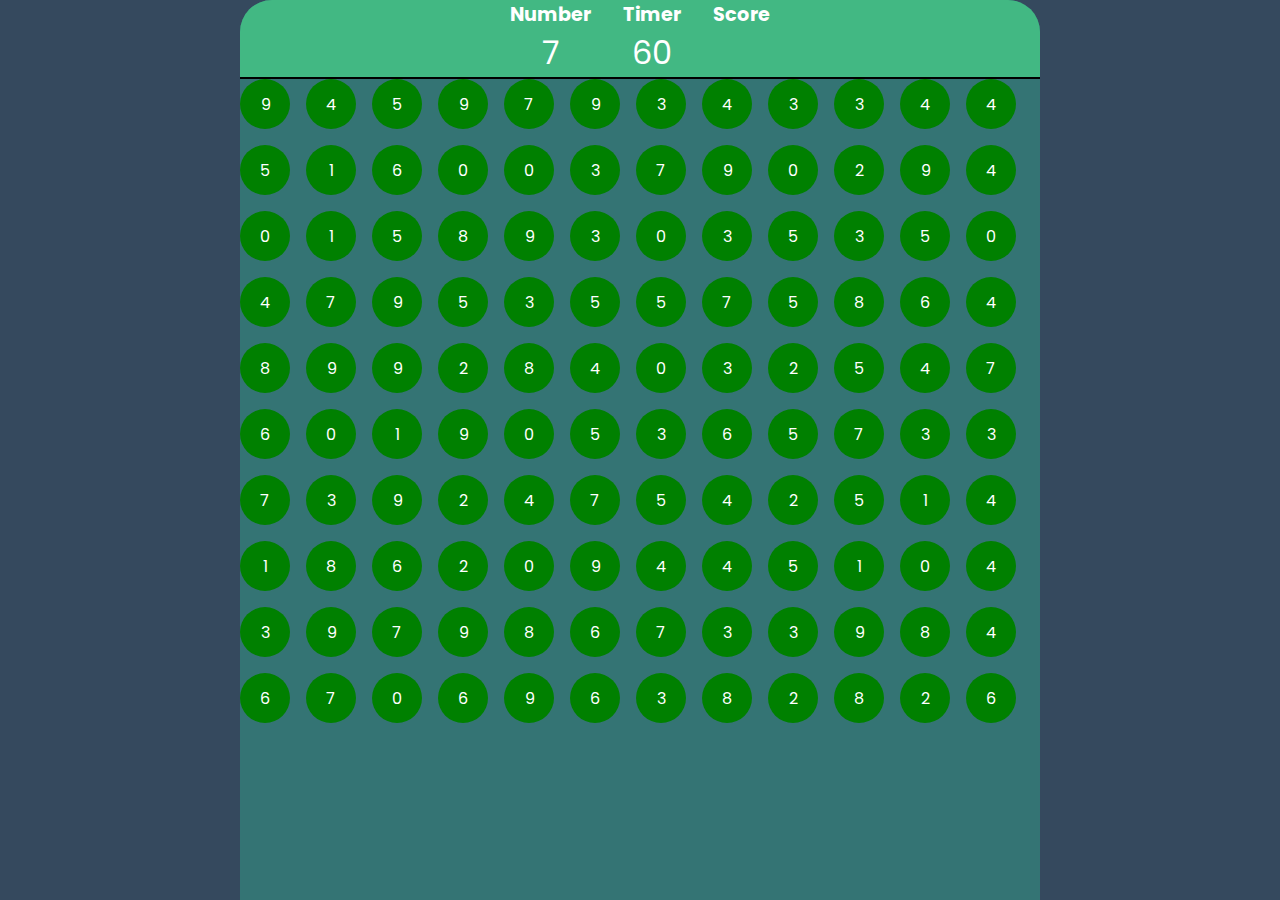
<file: Bubble_POP/index.html>
<!DOCTYPE html>
<html lang="en">
<head>
    <meta charset="UTF-8">
    <meta name="viewport" content="width=device-width, initial-scale=1.0">
    <title>Bubble Game</title>
    <link rel="stylesheet" href="style.css">

    <link rel="preconnect" href="https://fonts.googleapis.com">
<link rel="preconnect" href="https://fonts.gstatic.com" crossorigin>
<link href="https://fonts.googleapis.com/css2?family=Poppins:ital,wght@0,100;0,200;0,300;0,400;0,500;0,600;0,700;0,800;0,900;1,100;1,200;1,300;1,400;1,500;1,600;1,700;1,800;1,900&display=swap" rel="stylesheet">
</head>
<body>   
       
       <div class="container">
            <div class="header">
                <div class="randomNumDiv">
                    <h1>Number</h1>
                    <span class="Number">10</span>
                </div>
                <div class="timerDiv">
                    <h1>Timer</h1>
                    <span class="time">60</span>
                </div>
                <div class="scoreDiv">
                    <h1>Score</h1>
                    <span class="score"></span>
                </div>
            </div>

            <div class="bubblesDiv">
                 <!-- <div class="bubble">7</div> -->
            </div>

       </div>

       <script src="script.js"></script>
        
      
</body>
</html>
</file>
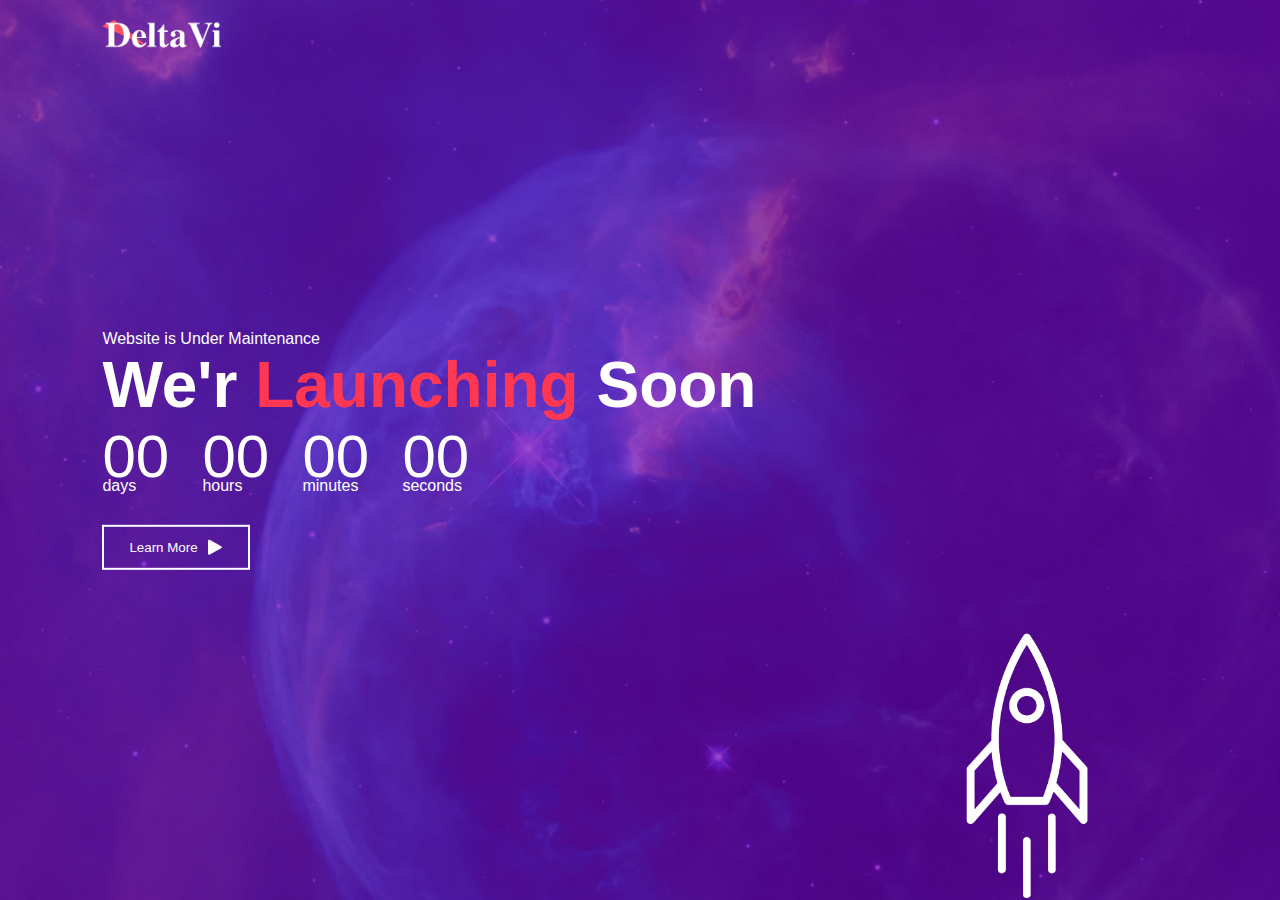
<file: Counter-Js/index.html>
<!DOCTYPE html>
<html lang="en">
<head>
    <meta charset="UTF-8">
    <meta name="viewport" content="width=device-width, initial-scale=1.0">
    <title>Count-Down-Js</title>
    <link rel="stylesheet" href="style.css">
</head>
<body>
       
     <div class="container">
         <img src="images/logo.png" class="logo" alt="">
         <div class="content">
            <p>Website is Under Maintenance</p>
            <h1>We'r <span> Launching</span> Soon</h1>
            <div class="launch-time">
                <div>
                    <p id="days">00</p>
                    <span>days</span>
                </div>
                <div>
                    <p id="hours">00</p>
                    <span>hours</span>
                </div>
                <div>
                    <p id="minutes">00</p>
                    <span>minutes</span>
                </div>
                <div>
                    <p id="seconds">00</p>
                    <span>seconds</span>
                </div>
            </div>
            <button type="button">Learn More <img src="images/triangle.png" alt=""></button>
         </div>

         <img src="images/rocket.png" class="rocket" alt="">
     </div>
    
     <script src="script.js"></script>

</body>
</html>
</file>
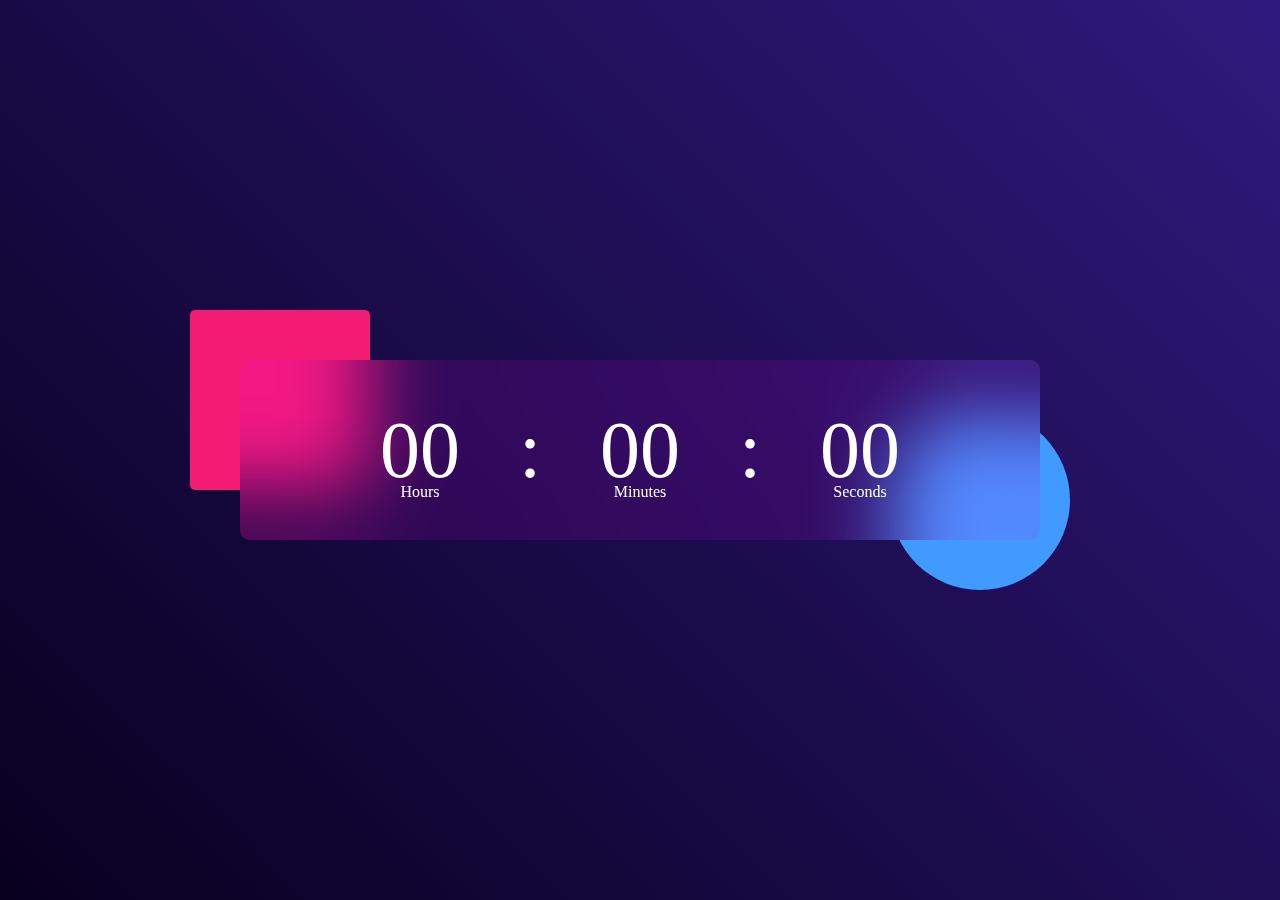
<file: Digital-Clock/index.html>
<!DOCTYPE html>
<html lang="en">
<head>
    <meta charset="UTF-8">
    <meta name="viewport" content="width=device-width, initial-scale=1.0">
    <title>Digital-Clock</title>
    <link rel="stylesheet" href="style.css">
</head>
<body>
       <div class="hero">
              <div class="container">
                <div class="clock">
                    <span id="hours">00</span>
                    <span>:</span>
                    <span id="minutes">00</span>
                    <span>:</span>
                    <span id="seconds">00</span>
                </div>
              </div>
       </div>

       <script src="script.js"></script>
    
</body>
</html>
</file>
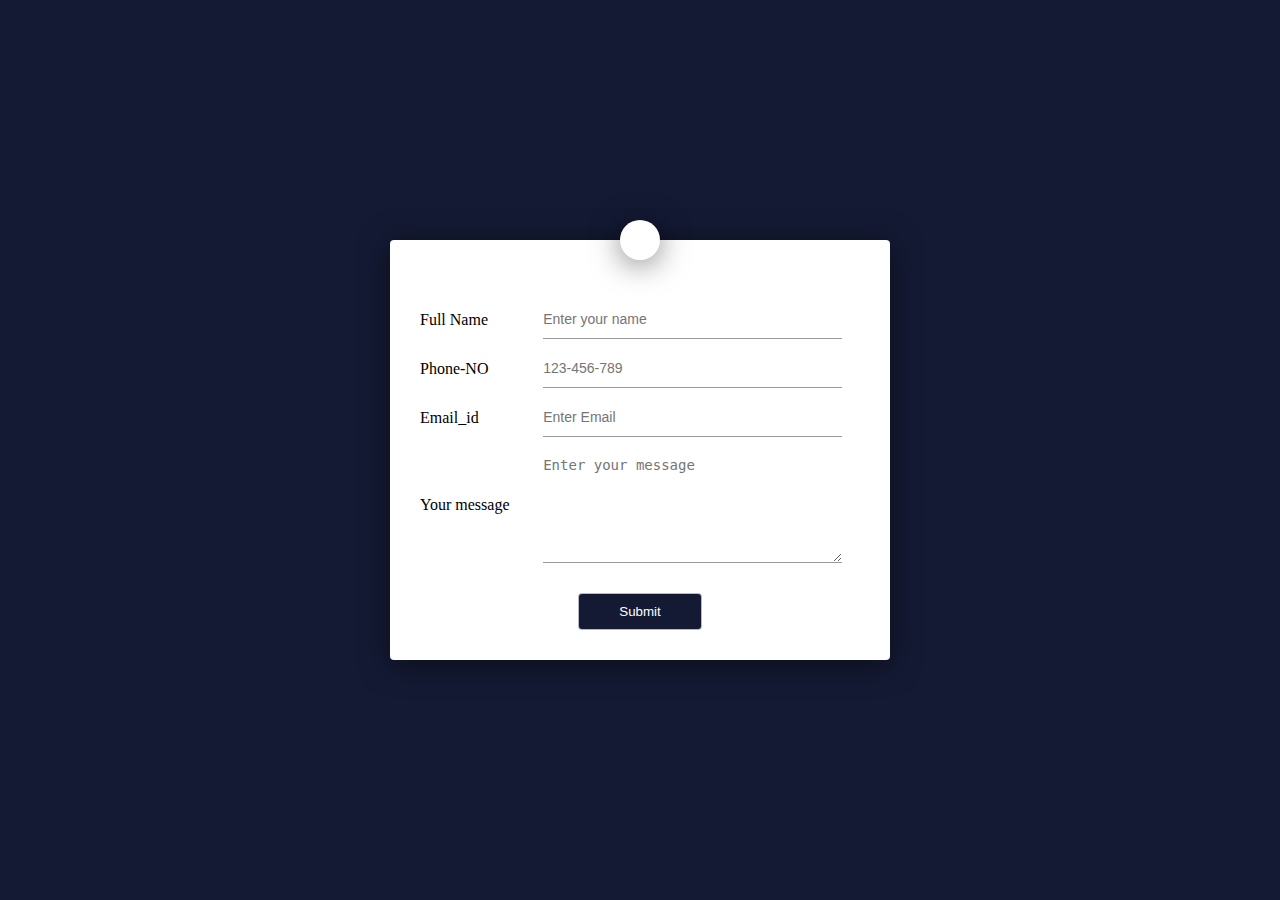
<file: Form-Validation/index.html>
<!DOCTYPE html>
<html lang="en">
<head>
    <meta charset="UTF-8">
    <meta name="viewport" content="width=device-width, initial-scale=1.0">
    <title>Form-Validation</title>
    <link rel="stylesheet" href="style.css">
    <link rel="stylesheet" href="https://cdnjs.cloudflare.com/ajax/libs/font-awesome/6.5.1/css/all.min.css" integrity="sha512-DTOQO9RWCH3ppGqcWaEA1BIZOC6xxalwEsw9c2QQeAIftl+Vegovlnee1c9QX4TctnWMn13TZye+giMm8e2LwA==" crossorigin="anonymous" referrerpolicy="no-referrer" />
</head>
<body>
        <div class="container">
              <form action="">
                  
                <i class="fa-regular fa-paper-plane"></i> 

                <div class="input-group">
                    <label for="">Full Name</label>
                    <input type="text" placeholder="Enter your name" id="contact-name" onkeyup="validateName()">
                    <span id="name-error"></span>
                </div>

                <div class="input-group">
                    <label for="">Phone-NO</label>
                    <input type="text" placeholder="123-456-789" id="contact-phone" onkeyup="validatePhone()">
                    <span id="phone-error"></span>

                </div>

                <div class="input-group">
                    <label for="">Email_id</label>
                    <input type="text" placeholder="Enter Email" id="contact-mail" onkeyup="validateMail()">
                    <span id="mail-error"></span>
                </div>

                <div class="input-group">
                    <label for="">Your message</label>
                    <textarea rows="5" placeholder="Enter your message" id="contact-msg" onkeyup="validateMsg()"></textarea>
                    <span id="message-error"></span>

                </div>

                <button onclick="return validateForm()">Submit</button>
                <span id="submit-error"></span>

              </form>  

        </div>   

        <script src="script.js"></script>

</body>
</html>
</file>
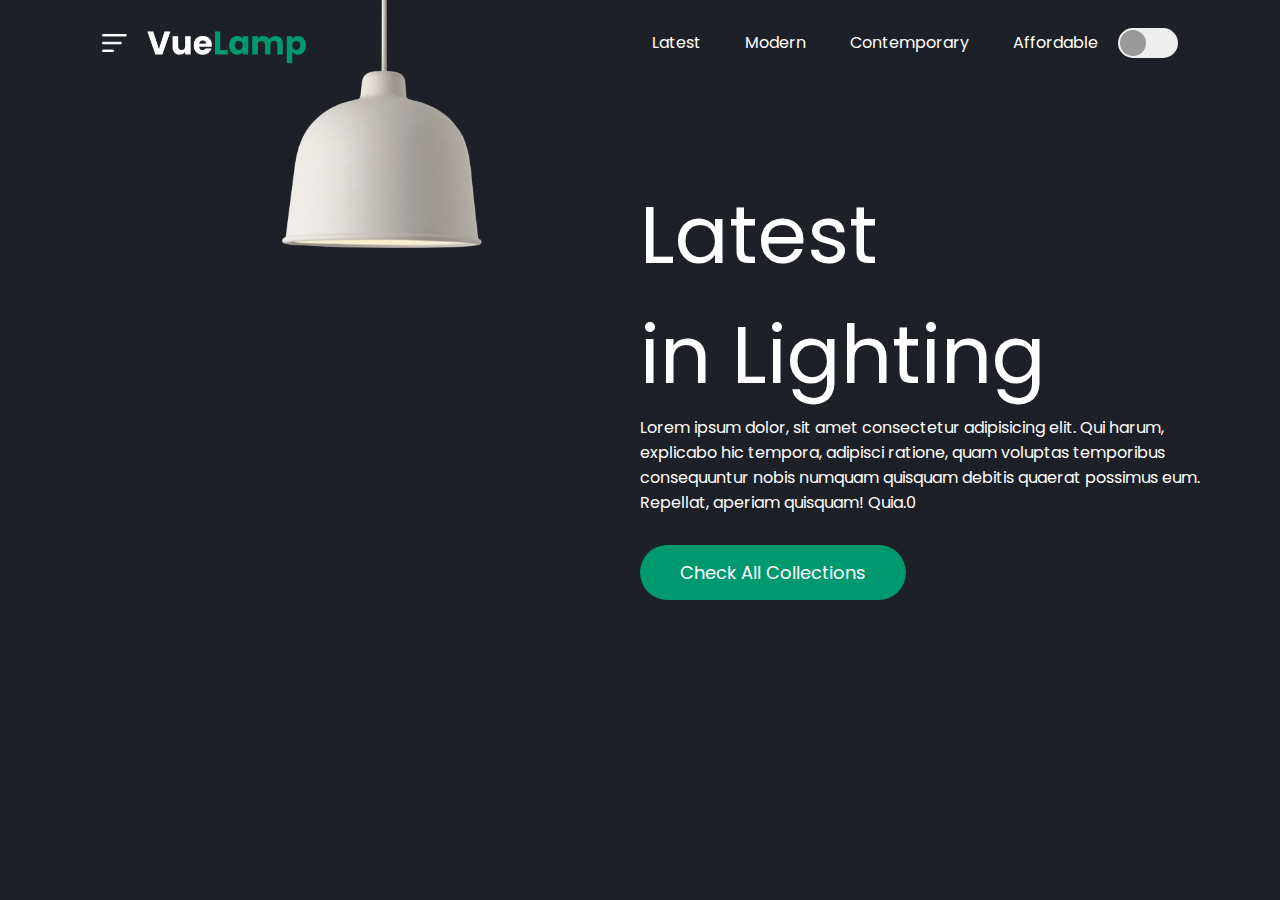
<file: Lamp/index.html>
<!DOCTYPE html>
<html lang="en">
<head>
    <meta charset="UTF-8">
    <meta name="viewport" content="width=device-width, initial-scale=1.0">
    <title>Lamp</title>
    <link rel="stylesheet" href="style.css">


    <link rel="preconnect" href="https://fonts.googleapis.com">
<link rel="preconnect" href="https://fonts.gstatic.com" crossorigin>
<link href="https://fonts.googleapis.com/css2?family=Poppins:wght@300;400;500&display=swap" rel="stylesheet">
</head>
<body>  

          <div class="hero">
                <nav>
                    <img src="menu.png" class="menu-img">
                    <img src="logo.png" class="logo">

                    <ul>
                       <li><a href="">Latest</a></li>
                       <li><a href="">Modern</a></li>
                       <li><a href="">Contemporary</a></li>
                       <li><a href="">Affordable</a></li>
                    </ul>

                    <button type="button" onclick="toggleBtn()" id="btn"><span></span></button>
                </nav>

                <div class="lamp-container">
                      <img src="lamp.png" class="lamp">
                      <img src="light.png" class="light" id="light">
                </div>

                <div class="text-container">
                    <h1>Latest <br> in Lighting</h1>
                    <p>Lorem ipsum dolor, sit amet consectetur adipisicing elit. Qui harum, explicabo hic tempora, adipisci ratione, quam voluptas temporibus consequuntur nobis numquam quisquam debitis quaerat possimus eum. Repellat, aperiam quisquam! Quia.0</p>
                    <a href="">Check All Collections</a>
                </div>
          </div>

          <script src="script.js"></script>
    
</body>
</html>
</file>
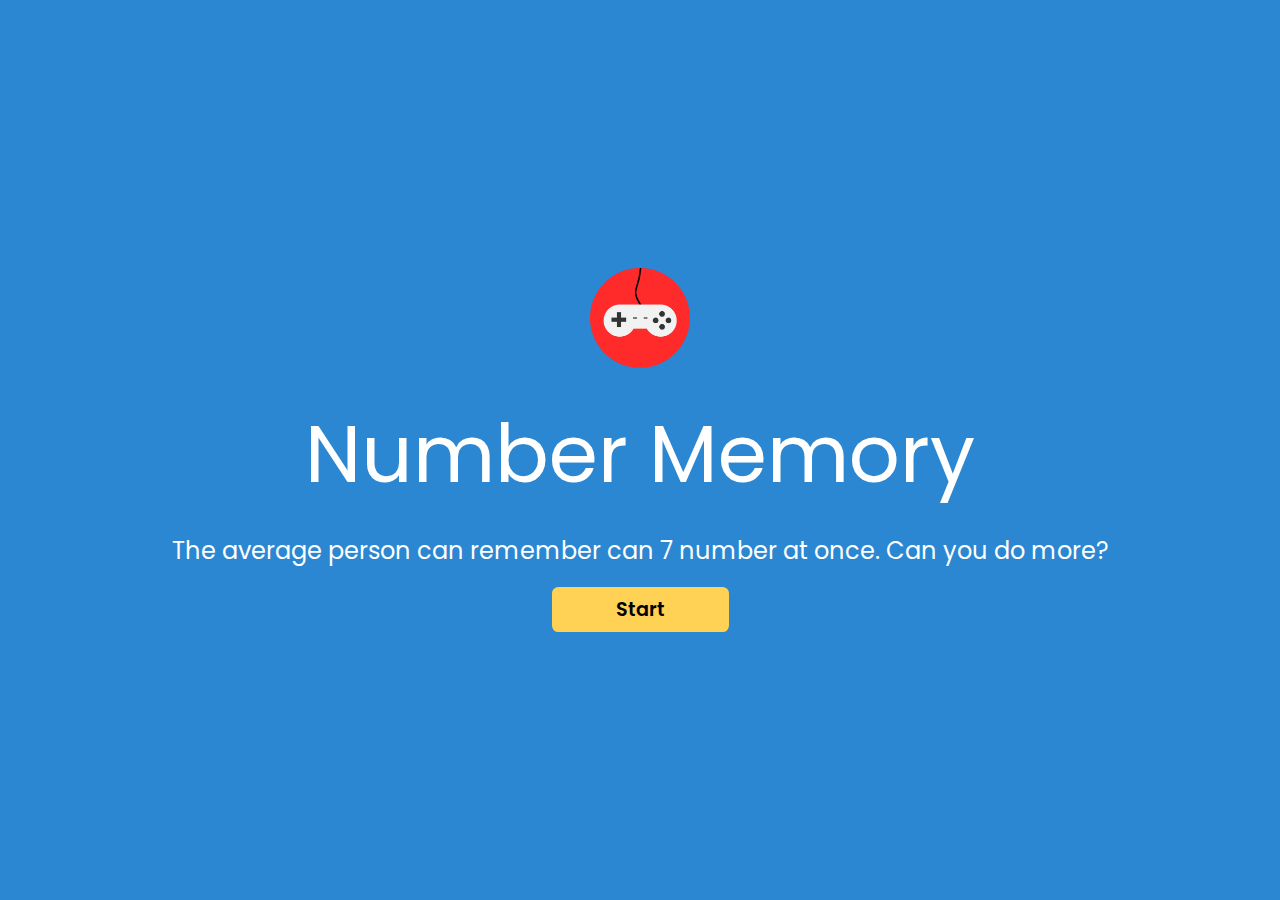
<file: Number-Memory/index.html>
<!DOCTYPE html>
<html lang="en">
<head>
    <meta charset="UTF-8">
    <meta name="viewport" content="width=device-width, initial-scale=1.0">
    <title>Number Memory Game</title>
    <link rel="stylesheet" href="style.css">
    <link rel="preconnect" href="https://fonts.googleapis.com">
<link rel="preconnect" href="https://fonts.gstatic.com" crossorigin>
<link href="https://fonts.googleapis.com/css2?family=Poppins:ital,wght@0,100;0,200;0,300;0,400;0,500;0,600;0,700;0,800;0,900;1,100;1,200;1,300;1,400;1,500;1,600;1,700;1,800;1,900&display=swap" rel="stylesheet">
</head>
<body>
        
        <div class="container">
             <div class="main-container">
                  <div class="logo"><img src="games-file-video-game-controller-icon-svg-wikimedia-commons-27.png"></div>
                  <div class="header">Number Memory</div>
                  <p class="desc">The average person can remember can 7 number at once. Can you do more?</p>
                  <button class="startBtn">Start</button>  
             </div> 
        </div>
         
        <audio src="correct_answer.mp3" class="correct">
            <source src="correct_answer.mp3">
        </audio>
        <audio src="yamete_kudasai.mp3" class="wrong">
            <source src="yamete_kudasai.mp3">
        </audio>
        <script src="script.js"></script>
      
</body>
</html>
</file>
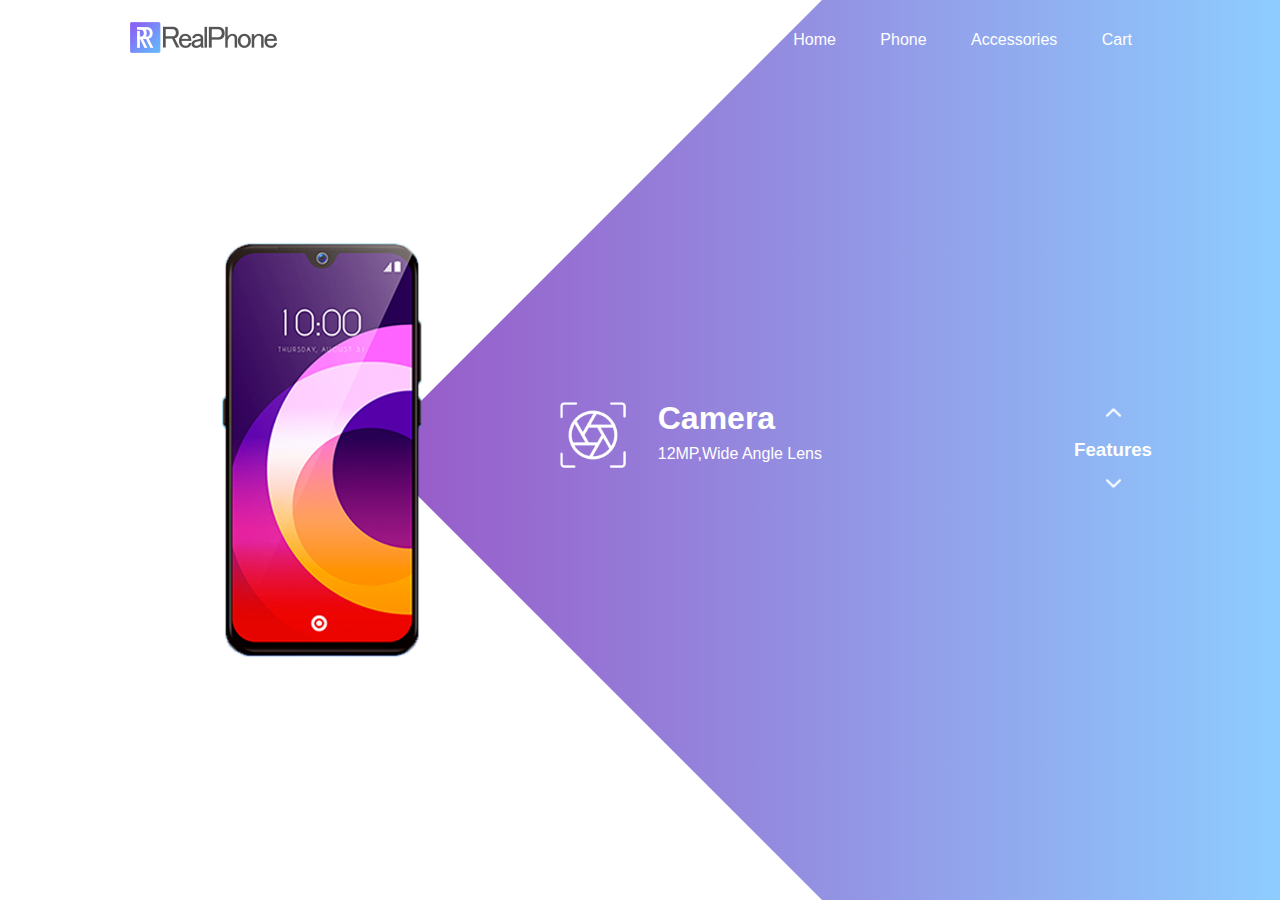
<file: Practice/index.html>
<!DOCTYPE html>
<html lang="en">
<head>
    <meta charset="UTF-8">
    <meta name="viewport" content="width=device-width, initial-scale=1.0">
    <title>Basic Thing</title>
    <link rel="stylesheet" href="style.css">
</head>
<body>   

         <div class="main">
                <nav>
                    <div class="logo">
                        <img src="logo.png" alt="">
                    </div>
                    <div class="nav-links">
                        <ul>
                            <li><a href="#">Home</a></li>
                            <li><a href="#">Phone</a></li>
                            <li><a href="#">Accessories</a></li>
                            <li><a href="#">Cart</a></li>
                        </ul>
                    </div>
                </nav>

                <div class="information">
                    <div class="overlay"></div>
                    <img src="mobile.png" class="mobile">
                     <div id="circle">
                        <div class="feature one">
                            <img src="camera.png" alt="">
                            <div>
                                <h1>Camera</h1>
                                <p>12MP,Wide Angle Lens</p>
                            </div>
                        </div>
                        <div class="feature two">
                            <img src="battery.png" alt="">
                            <div>
                                <h1>Battery</h1>
                                <p>12MP,Wide Angle Lens</p>
                            </div>
                        </div>
                        <div class="feature three">
                            <img src="display.png" alt="">
                            <div>
                                <h1>Display</h1>
                                <p>12MP,Wide Angle Lens</p>
                            </div>
                        </div>
                        <div class="feature four">
                            <img src="processor.png" alt="">
                            <div>
                                <h1>Processor</h1>
                                <p>12MP,Wide Angle Lens</p>
                            </div>
                        </div>
                     </div>
                </div>

                <div class="controls">
                    <img src="arrow.png" id="upBtn">
                    <h3>Features</h3>
                    <img src="arrow.png" id="downBtn">
                </div>
         </div>

         <script>
             let circle=document.getElementById('circle');
             let upBtn=document.getElementById('upBtn');
             let downBtn=document.getElementById('downBtn');
             let rotateValue=circle.style.transform;
             let rotateSum;

             upBtn.onclick=function(){
                rotateSum=rotateValue+"rotate(-90deg)";
                circle.style.transform=rotateSum;
                rotateValue=rotateSum;
             }

             downBtn.onclick=function(){
                rotateSum=rotateValue+"rotate(90deg)";
                circle.style.transform=rotateSum;
                rotateValue=rotateSum;
             }
         </script>
    
</body>
</html>
</file>
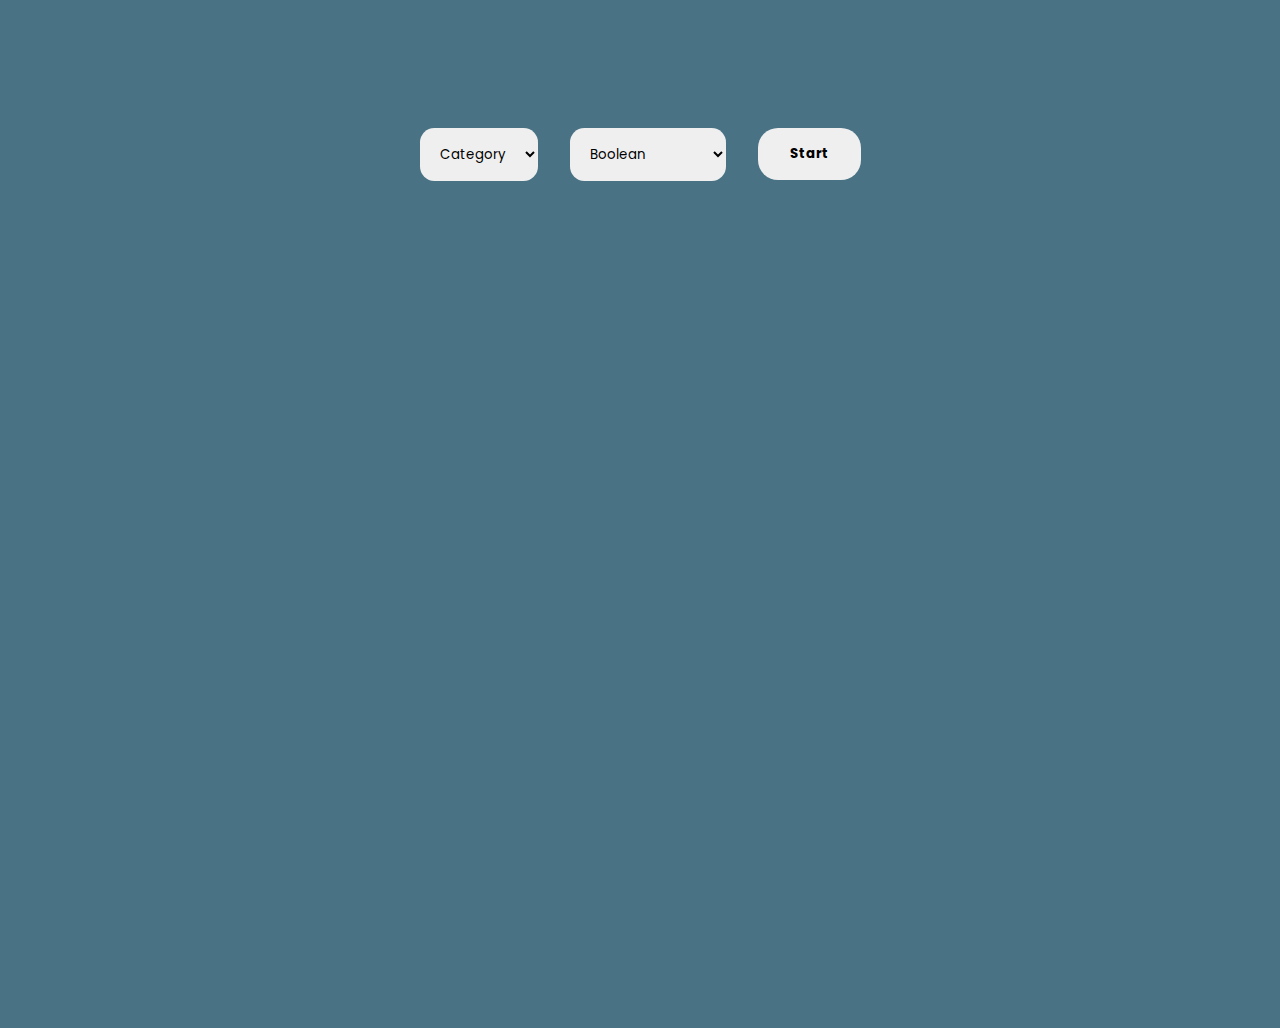
<file: QUIZZ-APP/index.html>
<!DOCTYPE html>
<html lang="en">
<head>
    <meta charset="UTF-8">
    <meta name="viewport" content="width=device-width, initial-scale=1.0">
    <title>QUIZZ-APP USING API</title>
    <link rel="stylesheet" href="style.css">
    <!-- Font -->
    <link rel="preconnect" href="https://fonts.googleapis.com">
<link rel="preconnect" href="https://fonts.gstatic.com" crossorigin>
<link href="https://fonts.googleapis.com/css2?family=Poppins:ital,wght@0,100;0,200;0,300;0,400;0,500;0,600;0,700;0,800;0,900;1,100;1,200;1,300;1,400;1,500;1,600;1,700;1,800;1,900&display=swap" rel="stylesheet">
    
</head>
<body>   
        <div class="nav"> 
          <div class="category-div">
               <select class="categories">
                 <option value="category" selected disabled>Category</option>
               </select>
               <select class="type categories">
                     <option value="boolean">Boolean</option>
                     <option value="multiple">Multiple Choice</option>
               </select>
          </div>
          <div class="button">
               <button id="start">Start</button>
          </div>

        </div>
       
        <div class="container">
             <div class="app">
                  <div class="header">
                    <h1>Quizz-APP</h1>
                  </div>
                  <div class="question"></div>
                  <div class="options">
                       <!-- <div class="opt">Options here</div> -->
                  </div>
                  
                  <div class="nextBtn">
                    <button class="btn">Next</button>
                  </div>

             </div>
        </div>   
        
        <audio class="sound" src="correct_answer.mp3"></audio>
        <script src="script.js"></script>
    

</body>
</html>
</file>
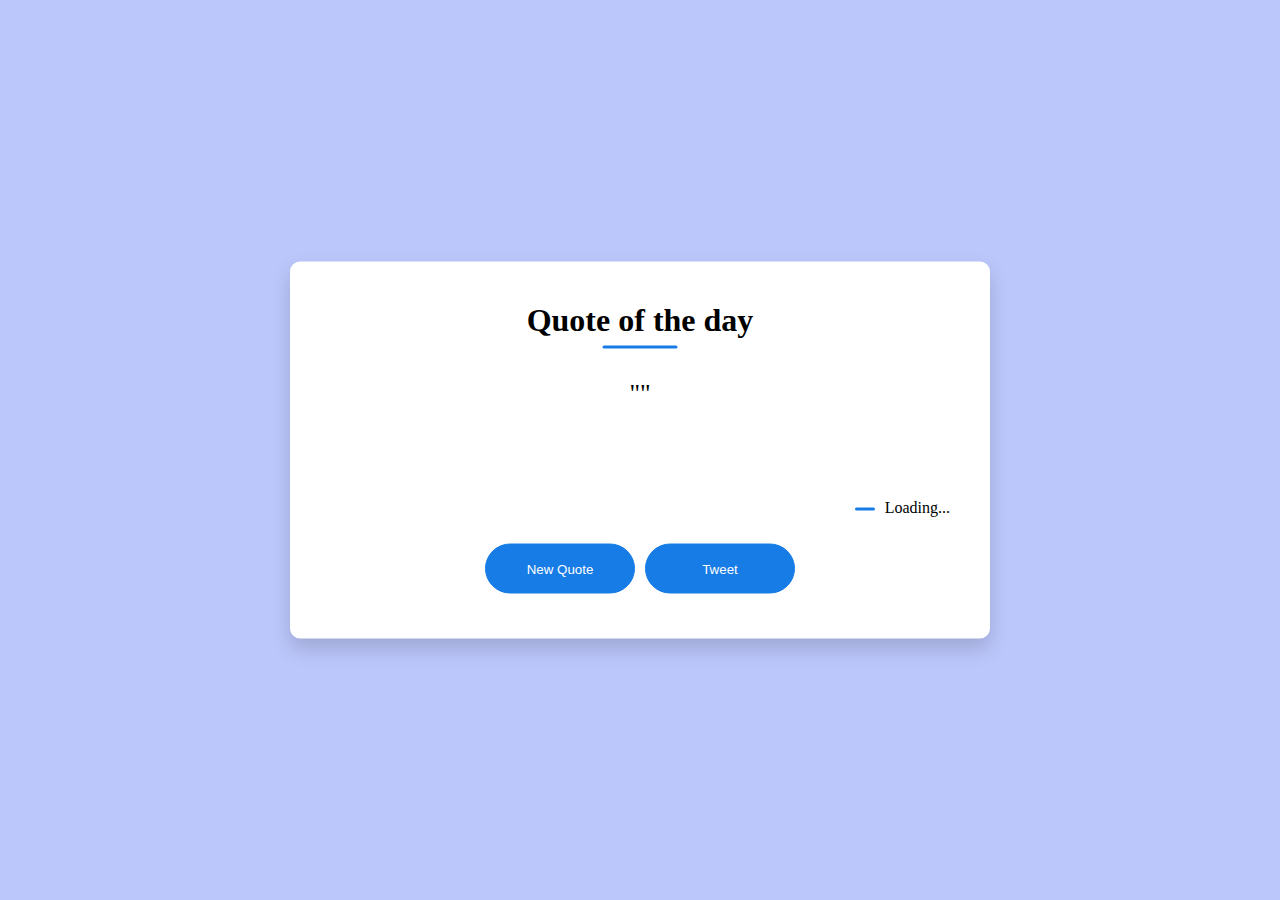
<file: Quote-Generator/index.html>
<!DOCTYPE html>
<html lang="en">
<head>
    <meta charset="UTF-8">
    <meta name="viewport" content="width=device-width, initial-scale=1.0">
    <title>Quote-Generator</title>
    <link rel="stylesheet" href="style.css">
</head>
<body>  

    <div class="quote-box">
        <h2>Quote of the day</h2>
        <blockquote id="quote"></blockquote>
        <span id="author">Loading...</span>
        <div>
            <button class="new-btn">New Quote</button>
            <button id="tweet-btn">Tweet</button>
        </div>
    </div>

    <script src="script.js"></script>
    
</body>
</html>
</file>
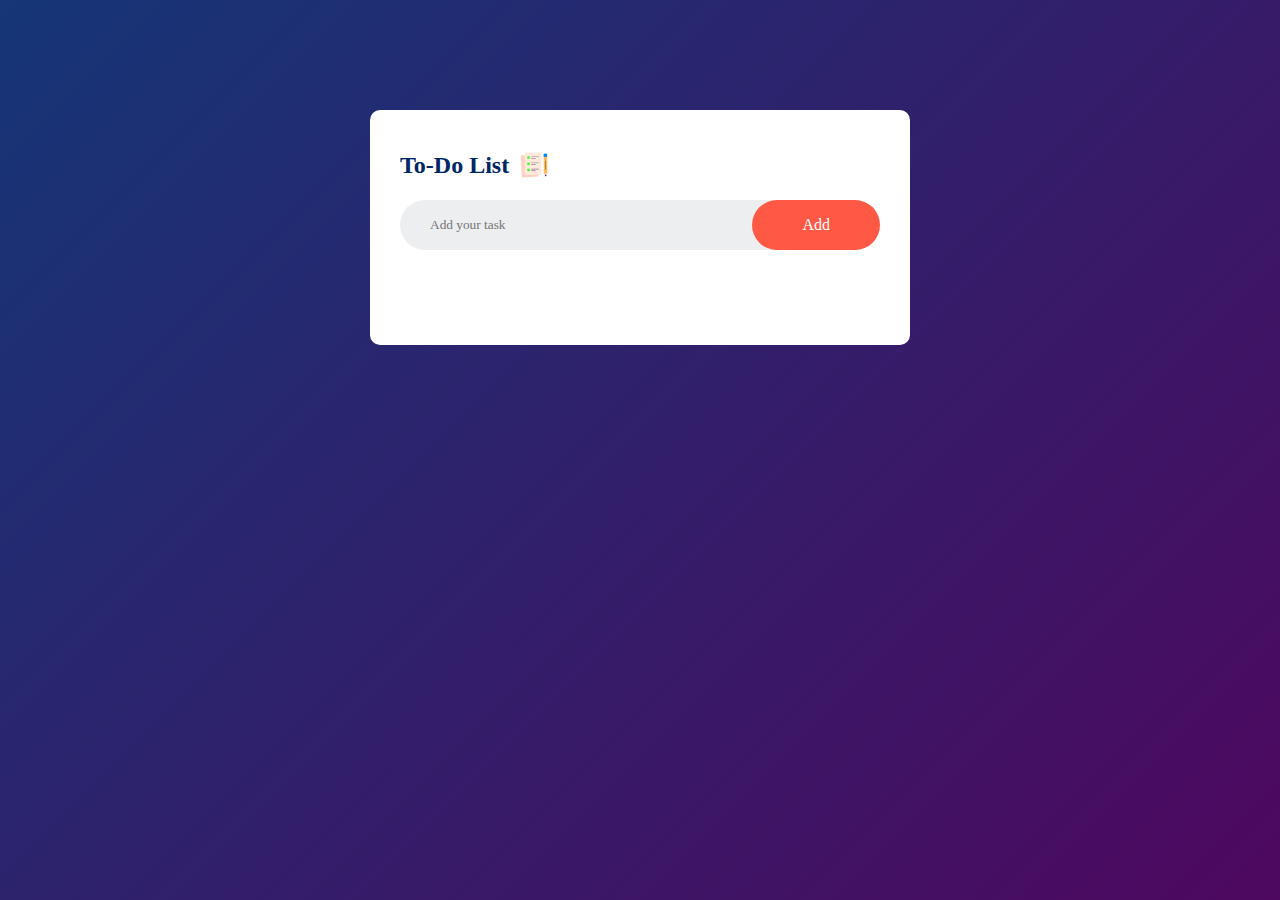
<file: ToDo_List-Js/index.html>
<!DOCTYPE html>
<html lang="en">
<head>
    <meta charset="UTF-8">
    <meta name="viewport" content="width=device-width, initial-scale=1.0">
    <title>To-Do-List</title>
    <link rel="stylesheet" href="style.css">
</head>
<body>
       <div class="container">
            <div class="todo-app">
                <h2>To-Do List <img src="images/icon.png" alt=""></h2>
                <div class="row">
                    <input type="text" id="input-box" placeholder="Add your task">
                    <button onclick="addTask()">Add</button>
                </div>
                <ul id="list-container">
                    <!-- <li class="checked">Task 1</li>
                    <li>Task 2</li>
                    <li>Task 3</li> -->
                </ul>
            </div>
       </div>

       <script src="script.js"></script>
      
</body>
</html>
</file>
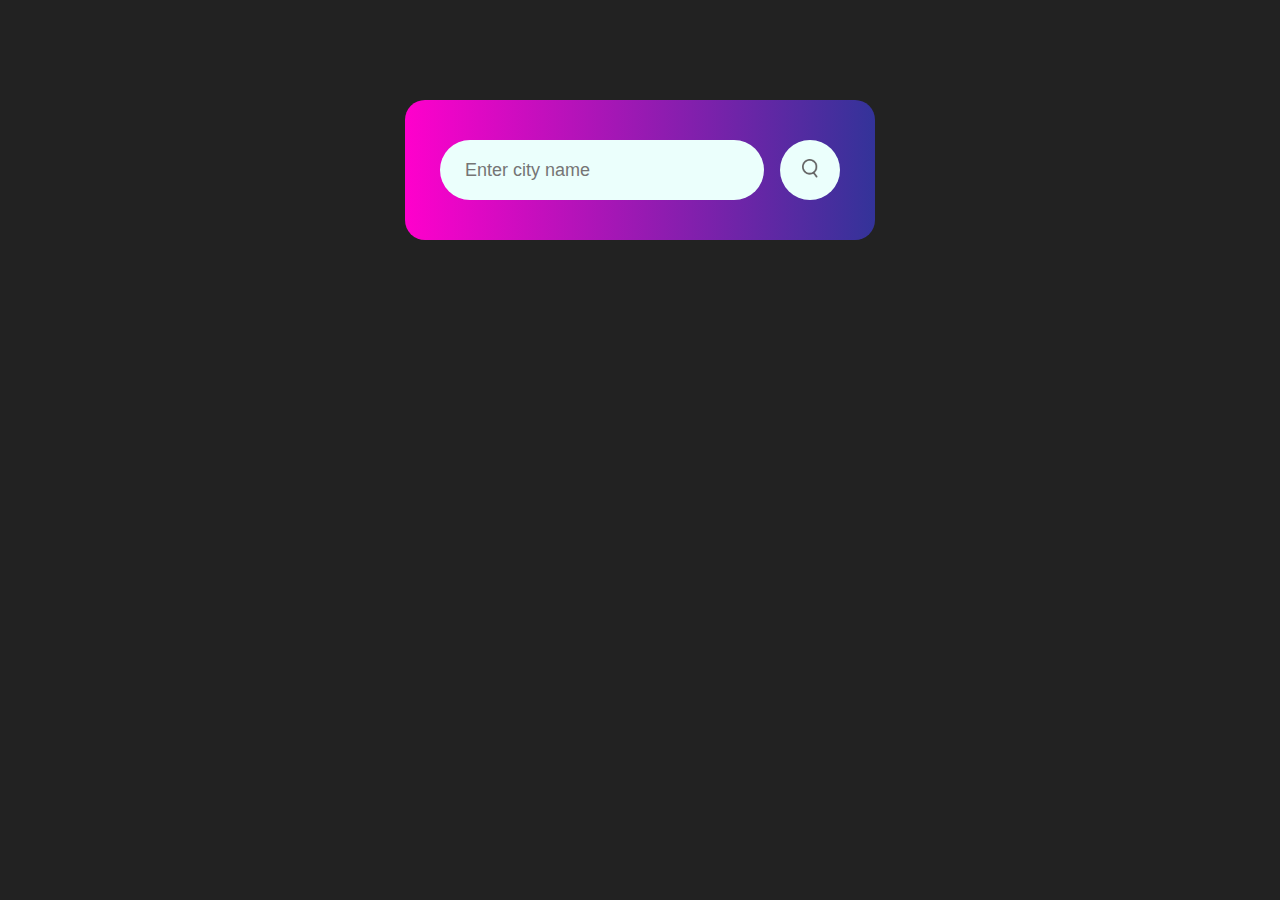
<file: Weather_WebApp-Js/index.html>
<!DOCTYPE html>
<html lang="en">
<head>
    <meta charset="UTF-8">
    <meta name="viewport" content="width=device-width, initial-scale=1.0">
    <title>Weather App</title>
    <link rel="stylesheet" href="style.css">
    <link rel="preconnect" href="https://fonts.googleapis.com">
<link rel="preconnect" href="https://fonts.gstatic.com" crossorigin>
<link href="https://fonts.googleapis.com/css2?family=Bodoni+Moda:ital,opsz@1,6..96&family=Poppins&family=Roboto:wght@300;400;500;700&display=swap" rel="stylesheet">
</head>
<body>
        <div class="card">
             <div class="search">
                <input type="text" placeholder="Enter city name" spellcheck="false">
                <button><img src="images/search.png" alt="search icon"></button>
             </div>
             
             <div class="error">
                <p>Invalid city name</p>
             </div>

             <div class="weather">
                 <img src="images/rain.png" class="weather-icon">
                 <h1 class="temp">22°C</h1>
                 <h2 class="city">New York</h2>
                 <div class="details">
                    <div class="col">
                        <img src="images/humidity.png" alt="">
                        <div>
                            <p class="humidity">50%</p>
                            <p>Humidity</p>
                        </div>
                    </div>

                    <div class="col">
                        <img src="images/wind.png" alt="">
                        <div>
                            <p class="wind">15 km/h</p>
                            <p>Wind Speed</p>
                        </div>
                    </div>
                 </div>
             </div>
        </div>
      
         
       <script src="script.js"></script>

</body>
</html>
</file>
<file: Bubble_POP/style.css>
*{
    margin: 0;
    padding: 0;
    box-sizing: border-box;
    font-family: 'Poppins','sans-serif';
}

body,html{
    height: 100%;
    width: 100%;
}

body{
    display: flex;
    justify-content: center;
    background: #35495e; 
}

.container{
    width: 800px;
    background: #347474;
    border-top-left-radius: 2rem;
   border-top-right-radius: 2rem;

}

h1{
    font-size: 1.2rem;
}

.header{
   display: flex;
   gap: 2rem;
   text-align: center;
   border-bottom: 2px solid black;
   background: #42b883;
   justify-content: center;
   color: white;
   border-top-left-radius: 2rem;
   border-top-right-radius: 2rem;
}

.bubblesDiv{
    display: flex;
    flex-wrap: wrap;
    gap: 1rem;
}

.bubble{
    border-radius: 50%;
    color: white;
    background-color: green;
    display: flex;
    justify-content: center;
    align-items: center;
    height: 50px;
    width: 50px;
    cursor: pointer;
}

span{
    font-size: 2rem;
}

.bubble:hover{
    background-color: rgb(5, 53, 5);
}
</file>
<file: Counter-Js/style.css>
*{
    margin: 0;
    padding: 0;
    font-family: 'Segoe UI', Tahoma, Geneva, Verdana, sans-serif;
    box-sizing: border-box;
}

.container{
    width: 100vw;
    height: 100vh;
    background-image: url(images/background.png);
    background-position: center;
    background-size: cover;
    padding: 0 8%;
    position: relative;
}

.logo{
    width: 120px;
    padding: 20px 0;
    cursor: pointer;
}

.container .content{
    top: 50%;
    position: absolute;
    transform: translateY(-50%);
    color: #fff;
}

.container .content h1{
   font-size: 64px;
   font-weight: 600;
}

.container .content h1 span{
    color: #ff3753;
}
 
button{
    background: transparent;
    border: 2px solid #fff;
    color: #fff;
    outline: none;
    padding: 12px 25px;
    display: flex;
    align-items: center;
    cursor: pointer;
    margin-top: 30px;
}

button:hover{
    color: black;
    background: #fff;
}

button img{
    width: 15px;
    margin-left: 10px;
}

.launch-time{
    display: flex;
}

.launch-time div{
    flex-basis: 100px;
}

.launch-time div p{
    font-size: 60px;
    margin-bottom: -14px;
}

.rocket{
    width: 250px;
    position: absolute;
    right: 10%;
    bottom: 0;
    animation: rocket 4s infinite;
}

@keyframes rocket {
    0%{
        bottom: 0;
        opacity: 0;
    }
    100%{
        bottom: 105%;
        opacity: 1;
    }
}
</file>
<file: Digital-Clock/style.css>
*{
    margin: 0;
    padding: 0;
    box-sizing: border-box;
}
.hero{
    width: 100%;
    min-height: 100vh;
    background: linear-gradient(45deg,#08001f,#30197d);
    color: #fff;
    position: relative;
}

.container{
    width: 800px;
    height: 180px;
    position: absolute;
    top: 50%;
    left: 50%;
    transform: translate(-50%,-50%);
}

.clock{
    width: 100%;
    height: 100%;
    background: rgba(235, 0, 255, .11);
    border-radius: 10px;
    display: flex;
    justify-content: center;
    align-items: center;
    backdrop-filter: blur(40px);
}

.container::before{
    content: '';
    width: 180px;
    height: 180px;
    background: #f41b75;
    border-radius: 5px;
    position: absolute;
    left: -50px;
    top: -50px;
    z-index: -1;
}


.container::after{
    content: '';
    width: 180px;
    height: 180px;
    background: #419aff;
    border-radius: 50%;
    position: absolute;
    right: -30px;
    top: 50px;
    z-index: -1;
}

.clock span{
    font-size: 80px;
    width: 110px;
    display: inline-block;
    text-align: center;
    position: relative;
}

.clock span::after{
    font-size: 16px;
    position: absolute;
    bottom: -5px;
    left: 50%;
    transform: translateX(-50%);
}

#hours::after{
    content: 'Hours';
}

#minutes::after{
    content: 'Minutes';
}

#seconds::after{
    content: 'Seconds';
}
</file>
<file: Form-Validation/style.css>
*{
    margin: 0;
    padding: 0;
    box-sizing: border-box;
}

.container{
    width: 100%;
    height: 100vh;
    background: #141a34;
    display: flex;
    align-items: center;
    justify-content: center;
}

.container form{
    width: 90%;
    max-width: 500px;
    padding: 50px 30px 20px;
    background: #fff;
    border-radius: 4px;
    box-shadow: 0 4px 30px rgba(0, 0, 0, 0.5);
    position: relative; 
}

.fa-paper-plane{
    position: absolute;
    top: 0;
    left: 50%;
    transform: translate(-50%,-50%);
    background: #fff;
    border-radius: 50%;
    font-size: 26px;
    padding: 20px;
    box-shadow: 0 4px 30px rgba(0, 0, 0, 0.5);
}

.input-group{
    width: 100%;
    display: flex;
    align-items: center;
    margin: 10px 0;
    position: relative;
}

.input-group label{
    flex-basis: 28%;
}

.input-group input,.input-group textarea{
    flex-basis: 68%;
    background: transparent;
    border: 0;
    outline: 0;
    padding: 10px 0;
    border-bottom: 1px solid #999;
    color: #333;
    font-size: 16px;
}

::placeholder{
    font-size: 14px;
}

form button{
    background: #141a34;
    color: #fff;
    border-radius: 4px;
    border: 1px solid rgba(255, 255, 255, .7);
    padding: 10px 40px;
    outline: 0;
    cursor: pointer;
    display: block;
    margin: 30px auto 10px;
}


.input-group span{
    position: absolute;
    bottom: 12px;
    right: 17px;
    font-size: 14px;
    color: red;
}

#submit-error{
    color: red;
}

.input-group span i{
    color: seagreen;
}
</file>
<file: Lamp/style.css>
*{
    margin: 0;
    padding: 0;
    box-sizing: border-box;
    font-family: 'Poppins','sans-serif';
}

.hero{
    background: #1d2026;
    min-height: 100vh;
    width: 100%;
}

nav{
    display: flex;
    align-items: center;
    padding: 20px 8%;
}

nav .menu-img{
   width: 25px;
   margin-right: 20px;
   cursor: pointer;
}

nav .logo{
    width: 160px;
    cursor: pointer;
}

nav ul{
    flex: 1;
    text-align: right;
}

nav ul li{
    display: inline-block;
    list-style: none;
    margin: 0 20px;
}

nav ul li a{
    text-decoration: none;
    color: #fff;
}

button{
    background: #efefef;
    height: 30px;
    width: 60px;
    border-radius: 20px;
    border: 0;
    outline: 0;
    cursor: pointer;
    transition: background 0.5s;
}

button span{
    display: block;
    background: #999;
    height: 26px;
    width: 26px;
    border-radius: 50%;
    margin-left: 2px;
    transition: background 0.5s,margin-left 0.5s;
}

.lamp-container{
    position: absolute;
    top: -15%;
    left: 22%;
    width: 200px;
}
.lamp{
    width: 100%;
}
.light{
    position: absolute;
    top: 97%;
    left: 50%;
    transform: translateX(-50%);
    width: 700px;
    margin-left: -10px;
    opacity: 0;
    transition: opacity 0.5s;
}

.text-container{
    max-width: 600px;
    margin-top: 7%;
    margin-left: 50%;
    color: #fff;
}

.text-container h1{
    font-size: 80px;
    font-weight: 400;
}

.text-container a{
    text-decoration: none;
    background: #00986f;
    padding: 14px 40px;
    display: inline-block;
    color: #fff;
    font-size: 18px;
    margin-top: 30px;
    border-radius: 30px;
}

.control{
    display: flex;
    align-items: center;
    justify-content: flex-end;
    margin-top: 150px;
}

.control .line{
    width: 250px;
    height: 4px;
    background: #fff;
    margin: 0 20px;
    border-radius: 2px;
}

.control .line span{
    width: 50%;
    height: 8px;
    margin-top: -2px;
    border-radius: 4px;
    background: #00986f;
    display: block;
}

/* toggle */

.active{
    background: green;
}
.active span{
    background: #fff;
    margin-left: 31px;
}

.on{
    opacity: 1;
}
</file>
<file: Number-Memory/style.css>
*{
    margin: 0;
    padding: 0;
    box-sizing: border-box;
    font-family: 'Poppins','sans-serif';
}

body,html{
    height: 100%;
    width: 100%;
}

.logo img{
    width: 100px;
}

.header{
    font-size: 5rem;
}

.desc{
    font-size: 1.5rem;
}

.container{
    background-color: #2b87d1;
    width: 100%;
    height: 100%;
    display: flex;
    justify-content: center;
    align-items: center;
}

.main-container{
    color: white;
    display: flex;
    flex-direction: column;
    align-items: center;
    gap: 1.2rem;
}

.startBtn{
    font-size: 1.2rem;
    padding: .5rem 4rem;
    border: none;
    outline: none;
    border-radius: .4rem;
    cursor: pointer;
    font-weight: 600;
    background-color: #ffd154;
}

.startBtn:hover{
    background: #fff;
}


.number{
    font-size: 4rem;
}

.question{
    font-size: 2rem;
}

.userInput{
    height: 50px;
    width: 500px;
    text-align: center;
    font-size: 2rem;
    border: none;
    outline: none;
    border: 2px solid #45b1ff;
    border-radius: 2rem;
} 


.generatedNumber,.yourAnswer,.level{
    font-size: 2rem;
    color: #a0a0a0;
}

.randomNumber,.userLevel,.userAnswer{
     font-size: 2rem;
}


.loader {
    width: 0;
    height: 4.8px;
    display: inline-block;
    position: relative;
    background: #FFF;
    box-shadow: 0 0 10px rgba(255, 255, 255, 0.5);
    box-sizing: border-box;
    animation: animFw 5s linear infinite;
  }
    .loader::after,
    .loader::before {
      content: '';
      width: 10px;
      height: 1px;
      background: #FFF;
      position: absolute;
      top: 9px;
      right: -2px;
      opacity: 0;
      transform: rotate(-45deg) translateX(0px);
      box-sizing: border-box;
      animation: coli1 0.3s linear infinite;
    }
    .loader::before {
      top: -4px;
      transform: rotate(45deg);
      animation: coli2 0.3s linear infinite;
    }
  
  @keyframes animFw {
      0% {
    width: 0;
  }
      100% {
    width: 100%;
  }
    }
  
  @keyframes coli1 {
      0% {
    transform: rotate(-45deg) translateX(0px);
    opacity: 0.7;
  }
      100% {
    transform: rotate(-45deg) translateX(-45px);
    opacity: 0;
  }
    }
  
  @keyframes coli2 {
      0% {
    transform: rotate(45deg) translateX(0px);
    opacity: 1;
  }
      100% {
    transform: rotate(45deg) translateX(-45px);
    opacity: 0.7;
  }
    }
    

    .logo img {
        animation: fade 1s infinite alternate; /* 3s is the duration, infinite makes it continuous, and alternate makes it go back and forth */
      }
      
      @keyframes fade {
        0% {
          opacity: 1;
        }
        100% {
          opacity: 0.3; /* Adjust opacity values as needed */
        }
      }
</file>
<file: Practice/style.css>
*{
    margin: 0;
    padding: 0;
    font-family: sans-serif;
}

.main{
    width: 100%;
    height: 100vh;
    position: relative;
    overflow: hidden;
    background: linear-gradient(to right,#9c27b0,#8ecdff);
}

nav{
    width: 80%;
    position: sticky;
    margin: 20px auto;
    z-index: 1;
    display: flex;
    align-items: center;
}

.logo{
    flex-basis: 20%;
}

.logo img{
    width: 150px;
}

.nav-links{
    flex: 1;
    text-align: right;
}

.nav-links ul li{
    list-style: none;
    display: inline-block;
    margin: 0 20px;
}

.nav-links ul li a{
    color: #fff;
    text-decoration: none;
}


.information{
    width: 1000px;
    height: 1000px;
    position: absolute;
    top: 50%;
    left: -10%;
    transform: translateY(-50%);
}
#circle{
    width: 1000px;
    height: 1000px;
    position: absolute;
    top: 0;
    left: 0;
    border-radius: 50%;
    transform: rotate(0deg);
    transition: 1s;
}
.feature img{
    width: 70px;
}
.feature{
    position: absolute;
    display: flex;
    color: #fff;
}

.feature div{
    margin-left: 30px;
}

.feature div p{
    margin-top: 8px;
}

.one{
    top: 450px;
    right: 50px;
}
.two{
    top: 150px;
    left: 350px;
    transform: rotate(-90deg);
}
.three{
    bottom: 450px;
    left: 50px;
    transform: rotate(-180deg);
}
.four{
    bottom: 150px;
    right: 350px;
    transform: rotate(-270deg);
}
.mobile{
    width: 200px;
    position: absolute;
    top: 50%;
    left: 35%;
    transform: translateY(-50%);
    z-index: 1;
}

.controls{
    position: absolute;
    right: 10%;
    top: 50%;
    transform: translateY(-50%);
    text-align: center;
}
.controls h3{
    margin: 15px 0;
    color: #fff;
}

#upBtn{
    width: 15px;
    cursor: pointer;
}
#downBtn{
    width: 15px;
    cursor: pointer;
    transform: rotate(180deg);
}

.overlay{
    width: 0;
    height: 0;
    border-top: 500px solid #fff;
    border-right: 500px solid transparent;
    border-bottom: 500px solid #fff;
    border-left: 500px solid #fff;
    position: absolute;
    left: 0;
    top: 0;
}
</file>
<file: QUIZZ-APP/style.css>
*{
	margin: 0;
	padding: 0;
	box-sizing: border-box;
    font-family: 'Poppins','sans-serif';
}

html,body{
	width: 100%;
	height:100%;
}

body{
    background: #497285;
    /* background: url(/of\ the\ best\ online\ test\ and\ quiz\ generators.jpg); */
    background-position: center;
    background-repeat: no-repeat;
    background-size: cover;
}

.nav
{   
    margin-top: 10%;
    display: flex;
    justify-content: center;
    gap: 2rem;
}

#start{
    padding: 1rem 2rem;
    border: none;
    outline: none;
    border-radius: 20px;
    font-weight: 700;
    cursor: pointer;
    transition: transform 0.5s ease;
}

#start:hover{
    transform: scale(1.1);
    color: white;
}

#start:hover{
    background: #66bfbf;
}

.container{
    position: absolute;
    height: 100%;
    width: 100%;
    display: none;
    justify-content: center;
    background: skyblue;
    /* background: url(/of\ the\ best\ online\ test\ and\ quiz\ generators.jpg); */
    background-position: center;
    background-repeat: no-repeat;
    background-size: cover;
}

.header{
    text-align: center;
    color:#000;
}

.question{
    padding: 2rem;
    font-size: 1.2rem;
    font-weight: 600;
}

.app{
    background: white;
    width: 500px;
    margin: 2% auto;
    border-radius: 50px;
}

.options{
    margin-top: 3rem;
    display: flex;
    flex-direction: column;
    gap: 2rem;
}

.opt{
    display: flex;
    align-items: center;
    justify-content: center;
    width:80%;
    margin: 0 auto;
    background: #497285;; 
    border-radius: 20px;
    height: 60px;
    cursor: pointer;
    color: white;
}


.opt:hover{
    background: #66bfbf;
}

.nextBtn{
    margin-top: 2rem;
    margin-right: 1rem;
    display: flex;
    justify-content: center;
}

.btn{
    padding: 15px 30px;
    border: none;
    outline: none;
    border-radius: 20px;
    font-size: .9rem;
    font-weight: 600;
    cursor: pointer;
    transition: all .5s;
}

.btn:hover{
    background: #f76b8a; 
}

.categories{
   padding: 1rem;
   border: none;
   outline: none;
   border-radius: .9rem;     
   cursor: pointer;
}


.score{
    font-size: 2rem;
    color: white;
}

.playAgain{
    padding: 1rem 2rem;
    border: none;
    outline: none;
    border-radius: 20px;
    font-weight: 700;
    cursor: pointer;
    transition: transform 0.5s ease;
}


.playAgain:hover{
    transform: scale(1.1);
    color: white;
    background: #66bfbf;

}

.category-div{
    display: flex;
    gap: 2rem;
}
</file>
<file: Quote-Generator/style.css>
*{
    margin: 0;
    padding: 0;
    box-sizing: border-box;
}

body{
    background: #bbc6fa;
}

.quote-box{
    background: #fff;
    width: 700px;
    position: absolute;
    top: 50%;
    left: 50%;
    transform: translate(-50%,-50%);
    padding: 40px;
    border-radius: 10px;
    text-align: center;
    box-shadow: 0 10px 20px 0px rgba(0, 0, 0,.15);
}

.quote-box h2{
    font-size: 32px;
    margin-bottom: 40px;
    position: relative;
}

.quote-box h2::after{
    content: "";
    width: 75px;
    height: 3px;
    border-radius: 3px;
    background: rgb(23, 124, 229);
    position: absolute;
    bottom: -10px;
    left: 50%;
    transform: translateX(-50%);
}

.quote-box blockquote{
    font-size: 26px;
    min-height: 110px;

}
.quote-box blockquote::before, .quote-box blockquote::after{
      content: '"';
}

.quote-box span{
    display: block;
    margin-top: 10px;
    float: right;
    position: relative;
}

.quote-box span::before{
    content: "";
    height: 3px;
    width: 20px;
    border-radius: 3px;
    background: rgb(23, 124, 229);
    position: absolute;
    top: 50%;
    left: -30px;
}

.quote-box div{
    width: 100%;
    margin-top: 50px;
    display: flex;
    justify-content: center;
}

.quote-box div button{
    background: rgb(23, 124, 229);
    color: #fff;
    border-radius: 25px;
    border: 1px solid rgb(23, 124, 229);
    width: 150px;
    height: 50px;
    display: flex;
    align-items: center;
    justify-content: center;
    margin: 5px;
    cursor: pointer;
}
</file>
<file: ToDo_List-Js/style.css>
*{
    margin: 0;
    padding: 0;
    font-family: Cambria, Cochin, Georgia, Times, 'Times New Roman', serif;
    box-sizing: border-box;
}

.container{
    width: 100%;
    min-height:100vh;
    background: linear-gradient(135deg,#153677,#4e085f);
    padding: 10px;
}

.todo-app{
    width: 100%;
    max-width: 540px;
    background: #fff;
    margin: 100px auto;
    padding: 40px 30px 70px;
    border-radius: 10px;
}

.todo-app h2{
    color: #002765;
    display: flex;
    align-items: center;
    margin-bottom: 20px;
}
.todo-app h2 img{
    width: 30px;
    margin-left: 10px;
}
.row{
    display: flex;
    align-items: center;
    justify-content: space-between;
    background: #edeef0;
    border-radius: 30px;
    padding-left: 20px;
    margin-bottom: 25px;
}
input{
    flex: 1;
    border: none;
    background: transparent;
    outline: none;
    padding: 10px;
    font-weight: 14px;
}
button{
    border: none;
    outline: none;
    padding: 16px 50px;
    background: #ff5945;
    color: #fff;
    font-size: 16px;
    cursor: pointer;
    border-radius: 40px;
}

ul li{
    list-style: none;
    font-size: 17px;
    padding: 12px 8px 12px 50px;
    user-select: none;
    cursor: pointer;
    position: relative;
}

ul li::before{
     content:'';
     position: absolute;
     height: 28px;
     width: 28px;
     border-radius: 50%;
     background-image: url(images/unchecked.png);
     background-size: cover;
     background-position: center;
     top: 12px;
     left: 8px;
}

ul li.checked{
    color: #555;
    text-decoration: line-through;
}

ul li.checked::before{
    background-image: url(images/checked.png);
}

ul li span{
    position: absolute;
    right: 0;
    top: 5px;
    width: 40px;
    height: 40px;
    font-size: 22px;
    color: #555;
    text-align: center;
    line-height: 40px;
    border-radius: 50%;
}

ul li span:hover{
    background: #edeef0;
}

@media (max-width: 487px) {
    .row {
        flex-direction: row; /* Revert to row layout on larger screens */
        justify-content: space-between; /* Add spacing between input and button */
    }

    .row button {
        padding: 12px 16px; /* Adjusted padding for better button size */
    }
}

@media (max-width: 400px) {
    .row button {
        padding: 12px 10px; /* Adjusted padding for better button size */
    }
}
</file>
<file: Weather_WebApp-Js/style.css>
@import url('https://fonts.googleapis.com/css2?family=Bodoni+Moda:ital,opsz@1,6..96&family=Poppins&family=Roboto:wght@300;400;500;700&display=swap');
*{
    margin: 0;
    padding: 0;
    box-sizing: border-box;
    font-style: 'Poppins','sans-serif';
}

body{
    background:#222;
}

.card{
    width: 90%;
    max-width: 470px;
    background: linear-gradient(to right, #ff00cc, #333399);
    color: #fff;
    margin: 100px auto 0;  /*Top ,right-left,bottom*/
    border-radius: 20px;
    padding: 40px 35px;
    text-align: center;
}

.card .search{
    width: 100%;
    display: flex;
    align-items: center;
    justify-content: center;
}

.card .search button:hover{
    background-color: #ff00cc;
}


.card .search input{
    border: 0;
    outline: 0;
    background: #ebfffc;
    color: #555;
    padding: 10px 25px;
    height: 60px;
    border-radius: 30px;
    flex: 1;
    margin-right: 16px;
    font-size: 18px;
    transition: all linear 0.5s;
}

.card .search button{
    border: 0;
    outline: 0;
    background: #ebfffc;
    border-radius: 50%;
    width: 60px;
    height: 60px;
    cursor: pointer;
}
.search button img{
    width: 16px;
}

.weather-icon{
    width: 170px;
    margin-top: 30px;
}

.weather h1{
    font-size: 50px;
    font-weight: 500;
}

.weather h2{
    font-size: 35px;
    font-weight: 400;
    margin-top: -10px;
}

.details{
    display: flex;
    align-items: center;
    justify-content: space-between;
    padding: 0 20px;
    margin-top: 50px;
}

.col{
    display: flex;
    align-items: center;
    text-align: left;
}

 .col img{
    width: 40px;
    margin-right: 10px;
 }  

.humidity, .wind{
    font-size: 28px;
    margin-top: -6px;
}

.weather{
  display: none;
}

.error{
    text-align: left;
    margin-left: 10px;
    font-size: 14px;
    margin-top:10px;
    display: none;
}
</file>
